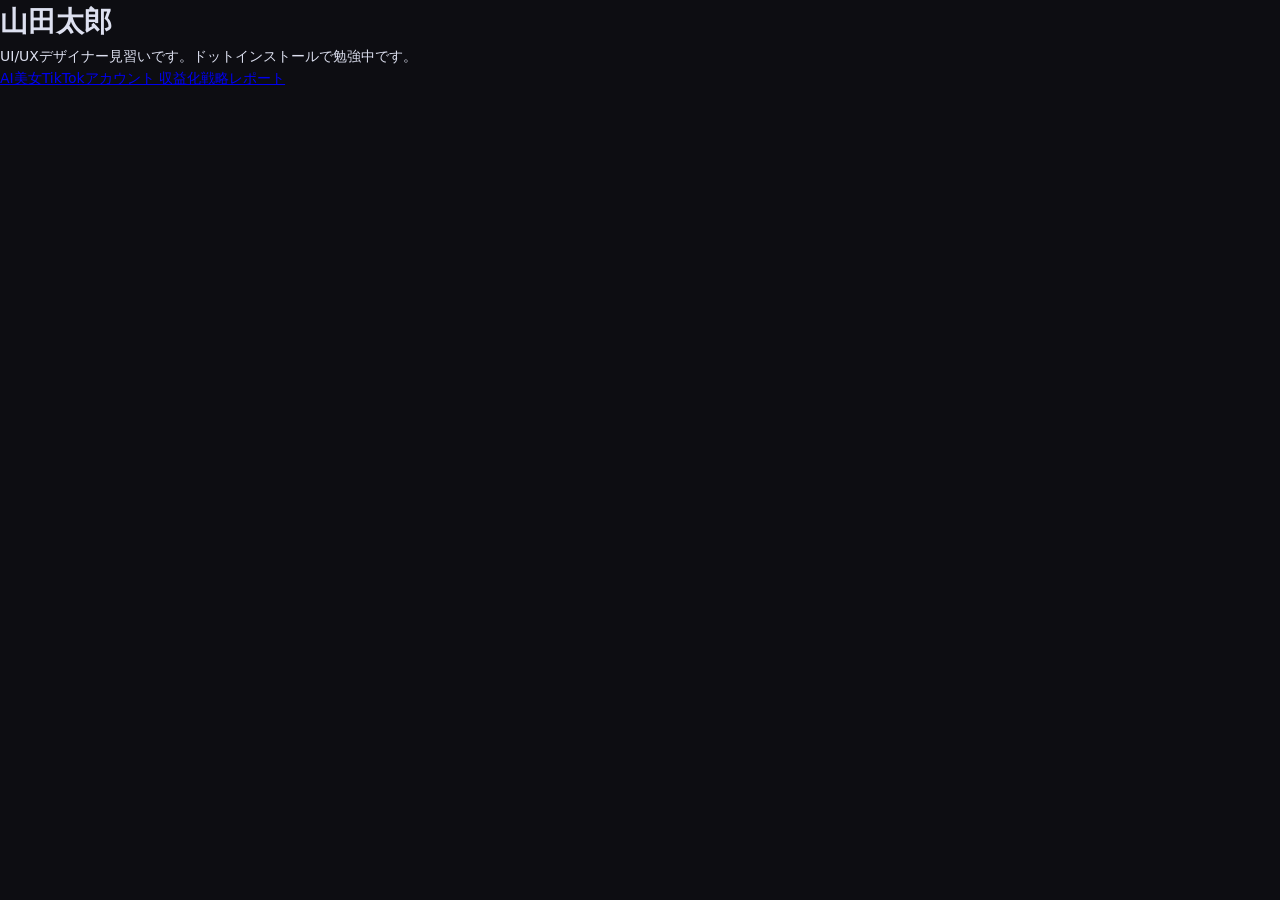
<file: index.html>
<!DOCTYPE html>
<html lang="ja">
<head>
  <meta charset="UTF-8">
  <meta http-equiv="X-UA-Compatible" content="IE=edge">
  <meta name="viewport" content="width=device-width, initial-scale=1.0">
  <title>山田太郎のポートフォリオサイト</title>
  <link rel="stylesheet" href="css/style.css">
</head>
<body>
  <h1>山田太郎</h1>
  <p>UI/UXデザイナー見習いです。ドットインストールで勉強中です。</p>
  <p><a href="tiktok-strategy.html">AI美女TikTokアカウント 収益化戦略レポート</a></p>
</body>
</html>
</file>
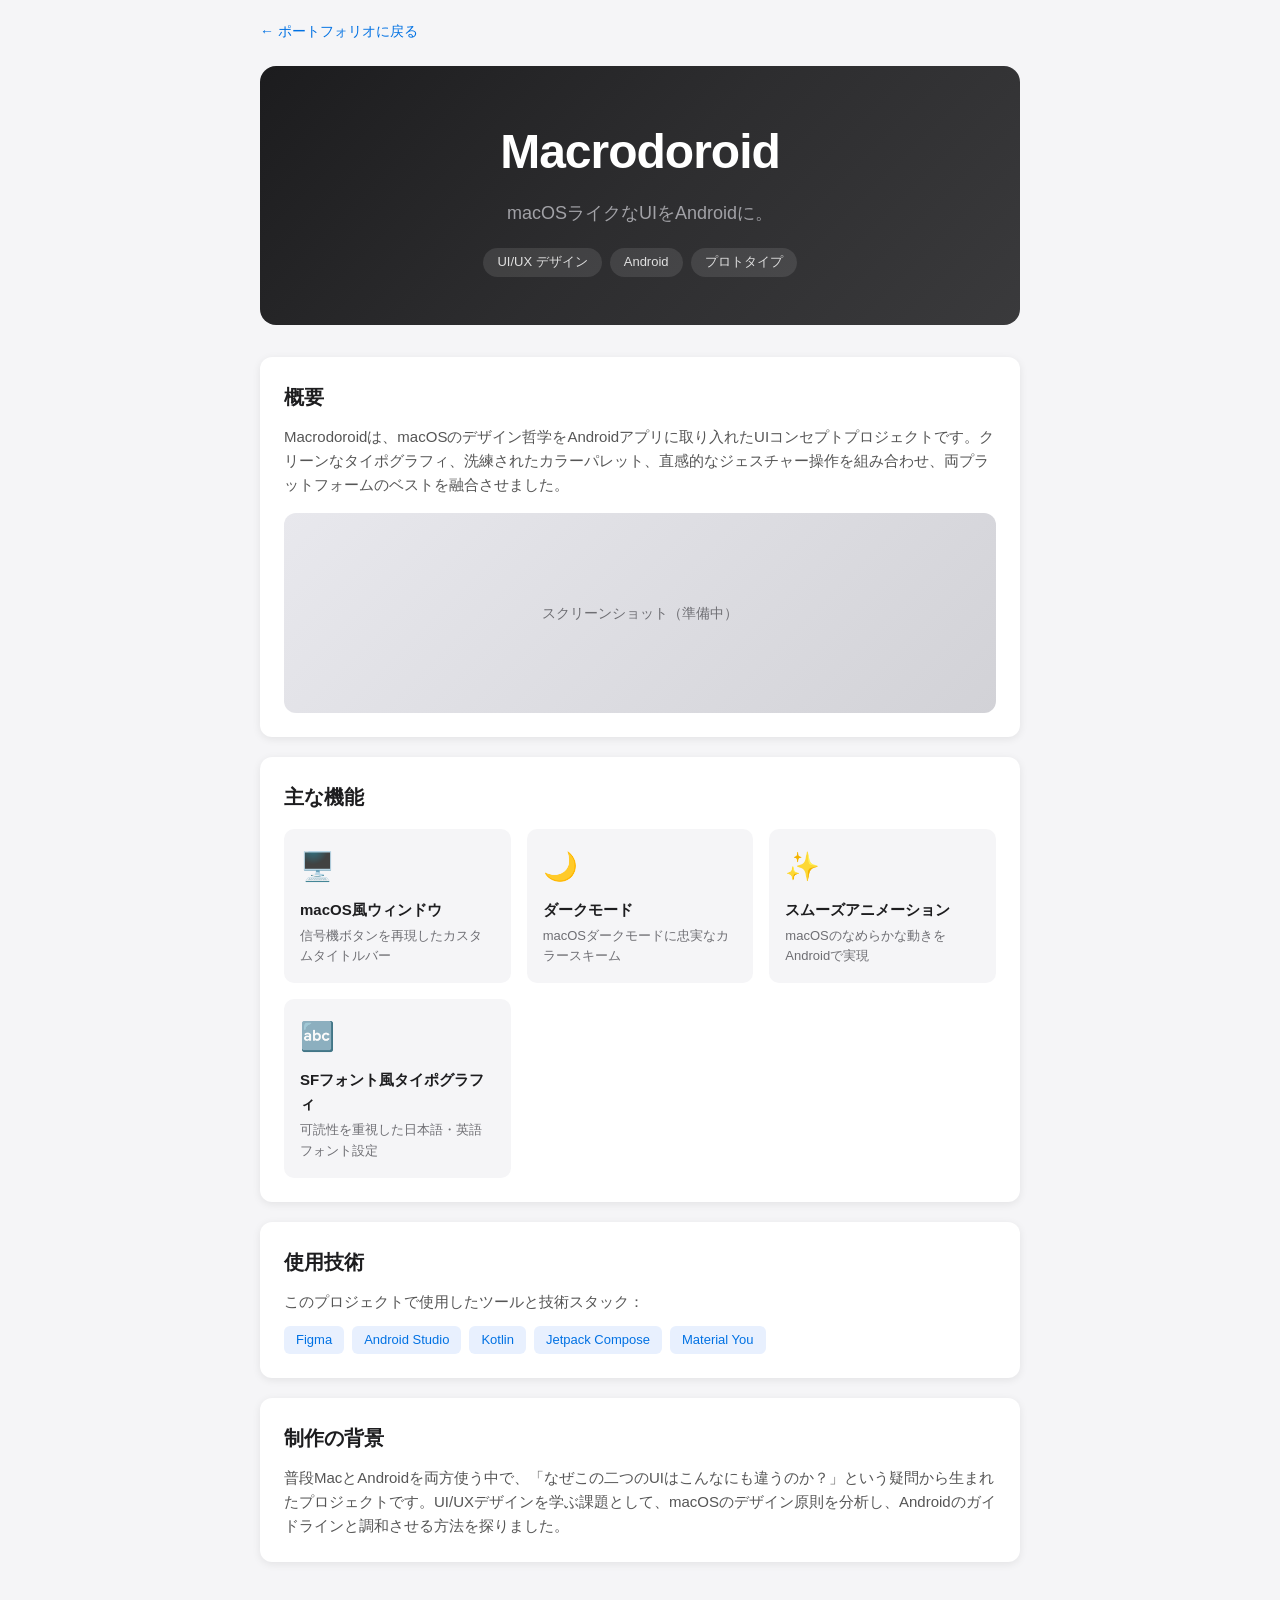
<file: macdroid.html>
<!DOCTYPE html>
<html lang="ja">
<head>
  <meta charset="UTF-8">
  <meta http-equiv="X-UA-Compatible" content="IE=edge">
  <meta name="viewport" content="width=device-width, initial-scale=1.0">
  <title>Macrodoroid - 山田太郎のポートフォリオ</title>
  <link rel="stylesheet" href="css/style.css">
  <style>
    body {
      font-family: -apple-system, BlinkMacSystemFont, "Segoe UI", Roboto, sans-serif;
      max-width: 800px;
      margin: 0 auto;
      padding: 20px;
      color: #333;
      background: #f5f5f7;
    }
    .back-link {
      display: inline-block;
      margin-bottom: 24px;
      color: #0071e3;
      text-decoration: none;
      font-size: 14px;
    }
    .back-link:hover {
      text-decoration: underline;
    }
    .hero {
      background: linear-gradient(135deg, #1c1c1e 0%, #2d2d2f 50%, #3a3a3c 100%);
      border-radius: 16px;
      padding: 48px 32px;
      text-align: center;
      margin-bottom: 32px;
    }
    .hero h1 {
      font-size: 48px;
      font-weight: 700;
      color: #fff;
      margin: 0 0 8px;
      border-bottom: none;
      padding-bottom: 0;
      letter-spacing: -1px;
    }
    .hero .tagline {
      font-size: 18px;
      color: #a1a1a6;
      margin: 0;
    }
    .hero .badges {
      display: flex;
      gap: 8px;
      justify-content: center;
      margin-top: 20px;
      flex-wrap: wrap;
    }
    .badge {
      background: rgba(255,255,255,0.1);
      color: #e0e0e0;
      border-radius: 20px;
      padding: 4px 14px;
      font-size: 13px;
    }
    .card {
      background: #fff;
      border-radius: 12px;
      padding: 24px;
      margin-bottom: 20px;
      box-shadow: 0 2px 8px rgba(0,0,0,0.08);
    }
    .card h2 {
      font-size: 20px;
      font-weight: 600;
      margin: 0 0 12px;
      color: #1d1d1f;
    }
    .card p {
      font-size: 15px;
      line-height: 1.6;
      color: #555;
      margin: 0;
    }
    .feature-grid {
      display: grid;
      grid-template-columns: repeat(auto-fit, minmax(200px, 1fr));
      gap: 16px;
      margin-top: 16px;
    }
    .feature-item {
      background: #f5f5f7;
      border-radius: 10px;
      padding: 16px;
    }
    .feature-item .icon {
      font-size: 28px;
      margin-bottom: 8px;
    }
    .feature-item h3 {
      font-size: 15px;
      font-weight: 600;
      margin: 0 0 4px;
      color: #1d1d1f;
    }
    .feature-item p {
      font-size: 13px;
      color: #6e6e73;
      margin: 0;
    }
    .screenshot-placeholder {
      background: linear-gradient(135deg, #e8e8ed 0%, #d2d2d7 100%);
      border-radius: 12px;
      height: 200px;
      display: flex;
      align-items: center;
      justify-content: center;
      color: #6e6e73;
      font-size: 14px;
      margin-top: 16px;
    }
    .tech-list {
      display: flex;
      flex-wrap: wrap;
      gap: 8px;
      margin-top: 12px;
    }
    .tech-tag {
      background: #e8f0fe;
      color: #0071e3;
      border-radius: 6px;
      padding: 4px 12px;
      font-size: 13px;
      font-weight: 500;
    }
  </style>
</head>
<body>
  <a href="index.html" class="back-link">← ポートフォリオに戻る</a>

  <div class="hero">
    <h1>Macrodoroid</h1>
    <p class="tagline">macOSライクなUIをAndroidに。</p>
    <div class="badges">
      <span class="badge">UI/UX デザイン</span>
      <span class="badge">Android</span>
      <span class="badge">プロトタイプ</span>
    </div>
  </div>

  <div class="card">
    <h2>概要</h2>
    <p>Macrodoroidは、macOSのデザイン哲学をAndroidアプリに取り入れたUIコンセプトプロジェクトです。クリーンなタイポグラフィ、洗練されたカラーパレット、直感的なジェスチャー操作を組み合わせ、両プラットフォームのベストを融合させました。</p>
    <div class="screenshot-placeholder">スクリーンショット（準備中）</div>
  </div>

  <div class="card">
    <h2>主な機能</h2>
    <div class="feature-grid">
      <div class="feature-item">
        <div class="icon">🖥️</div>
        <h3>macOS風ウィンドウ</h3>
        <p>信号機ボタンを再現したカスタムタイトルバー</p>
      </div>
      <div class="feature-item">
        <div class="icon">🌙</div>
        <h3>ダークモード</h3>
        <p>macOSダークモードに忠実なカラースキーム</p>
      </div>
      <div class="feature-item">
        <div class="icon">✨</div>
        <h3>スムーズアニメーション</h3>
        <p>macOSのなめらかな動きをAndroidで実現</p>
      </div>
      <div class="feature-item">
        <div class="icon">🔤</div>
        <h3>SFフォント風タイポグラフィ</h3>
        <p>可読性を重視した日本語・英語フォント設定</p>
      </div>
    </div>
  </div>

  <div class="card">
    <h2>使用技術</h2>
    <p>このプロジェクトで使用したツールと技術スタック：</p>
    <div class="tech-list">
      <span class="tech-tag">Figma</span>
      <span class="tech-tag">Android Studio</span>
      <span class="tech-tag">Kotlin</span>
      <span class="tech-tag">Jetpack Compose</span>
      <span class="tech-tag">Material You</span>
    </div>
  </div>

  <div class="card">
    <h2>制作の背景</h2>
    <p>普段MacとAndroidを両方使う中で、「なぜこの二つのUIはこんなにも違うのか？」という疑問から生まれたプロジェクトです。UI/UXデザインを学ぶ課題として、macOSのデザイン原則を分析し、Androidのガイドラインと調和させる方法を探りました。</p>
  </div>
</body>
</html>
</file>
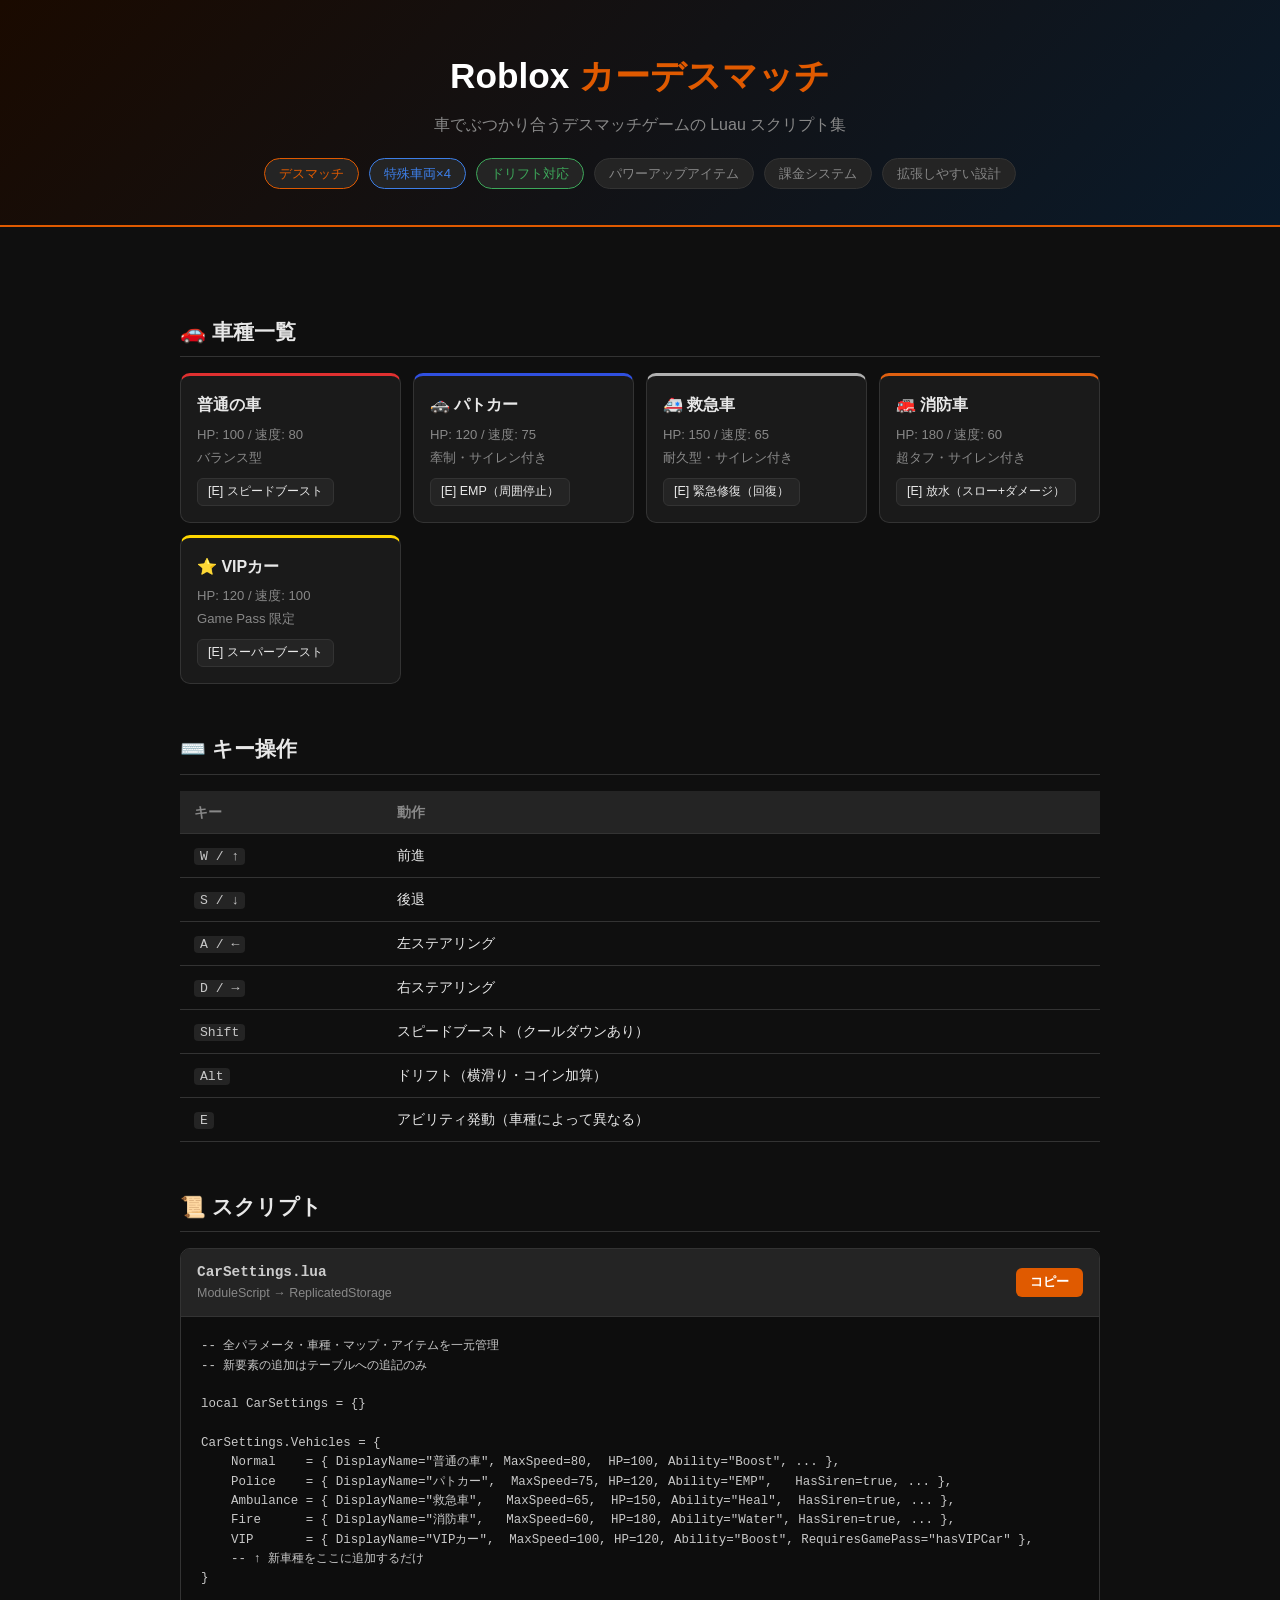
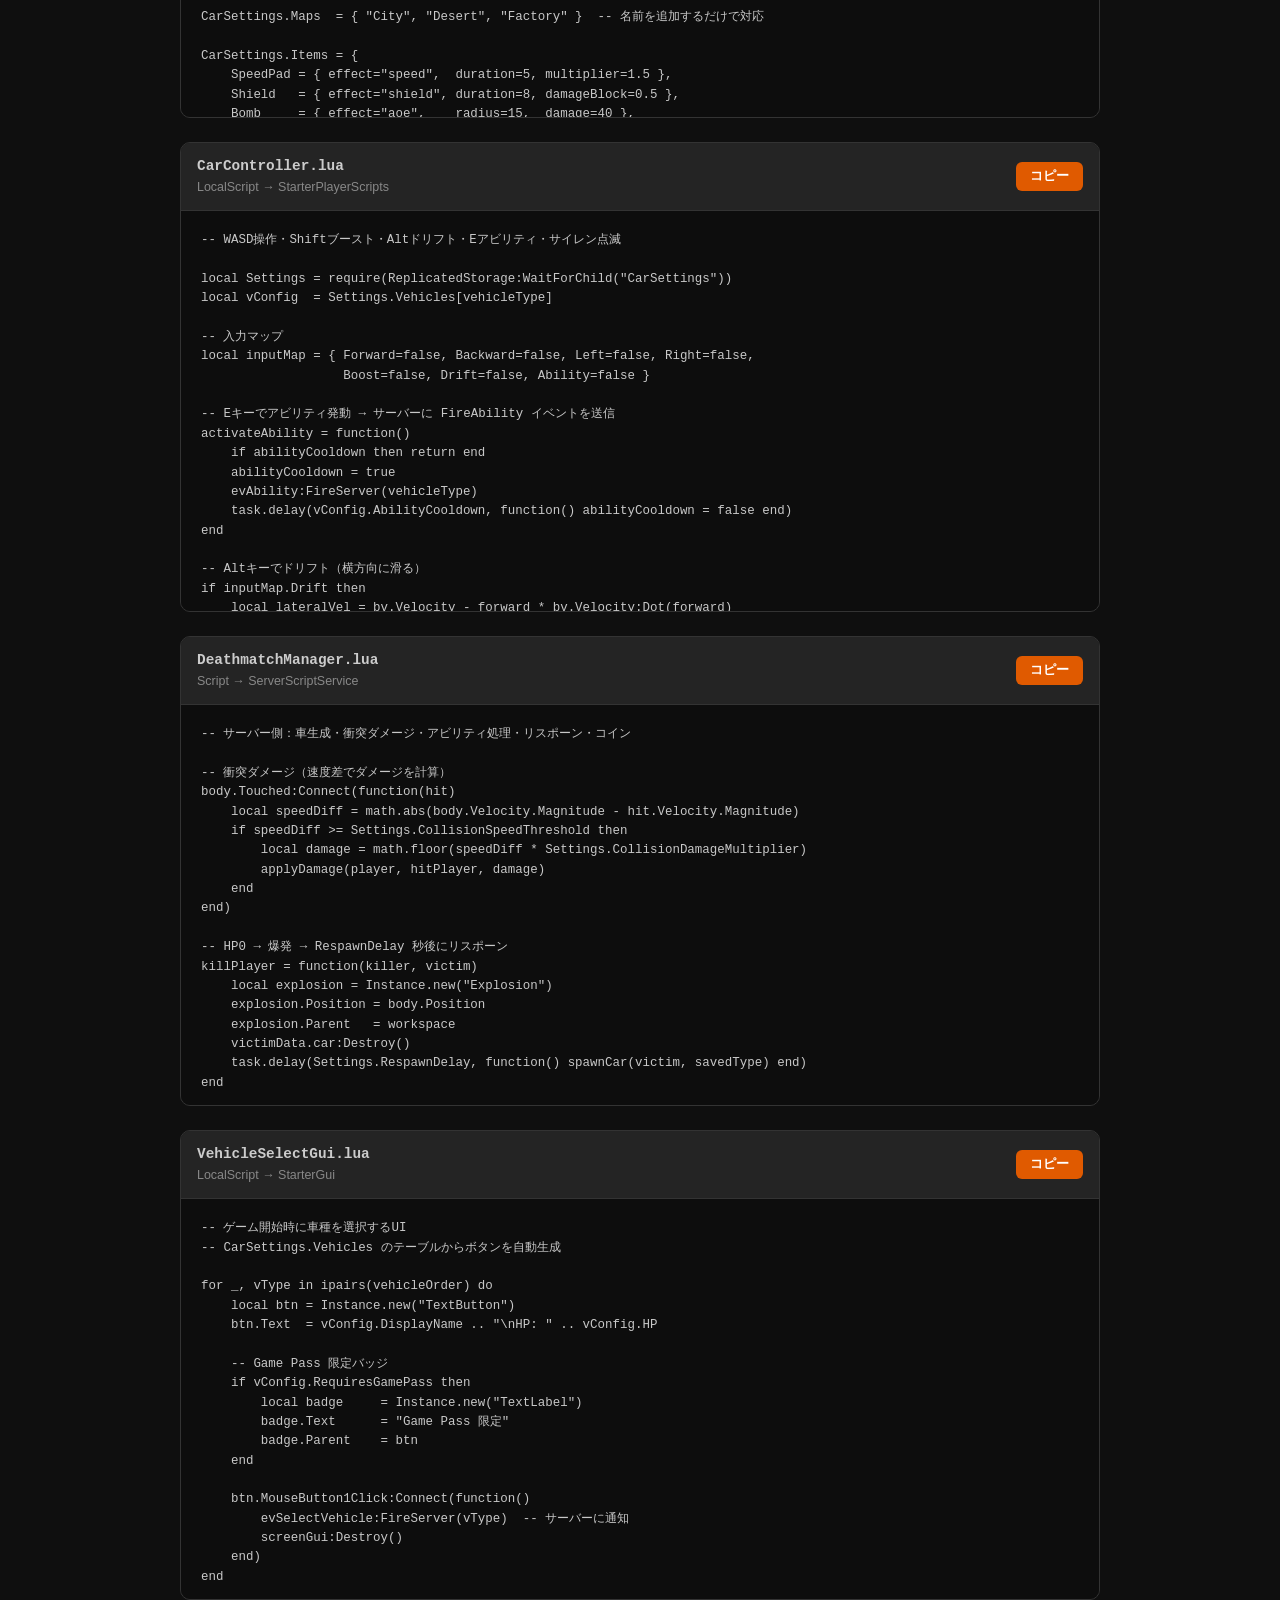
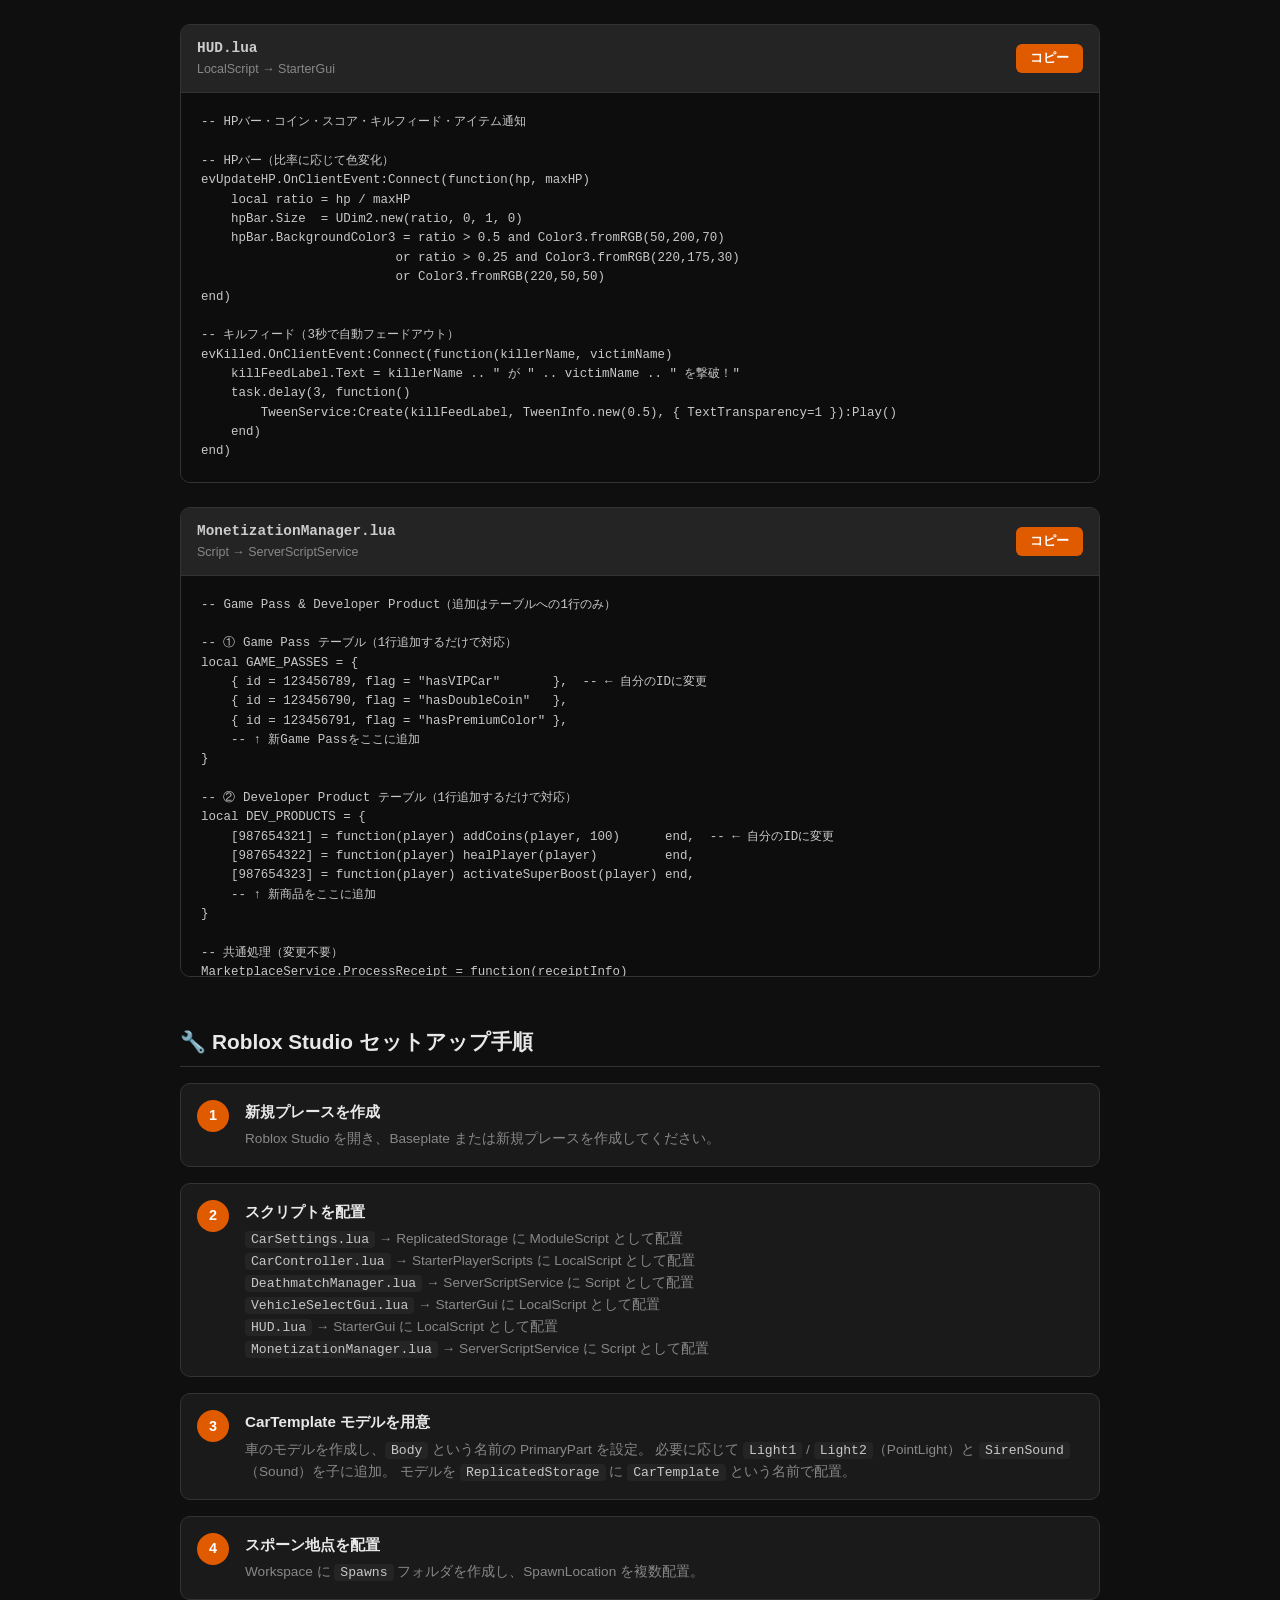
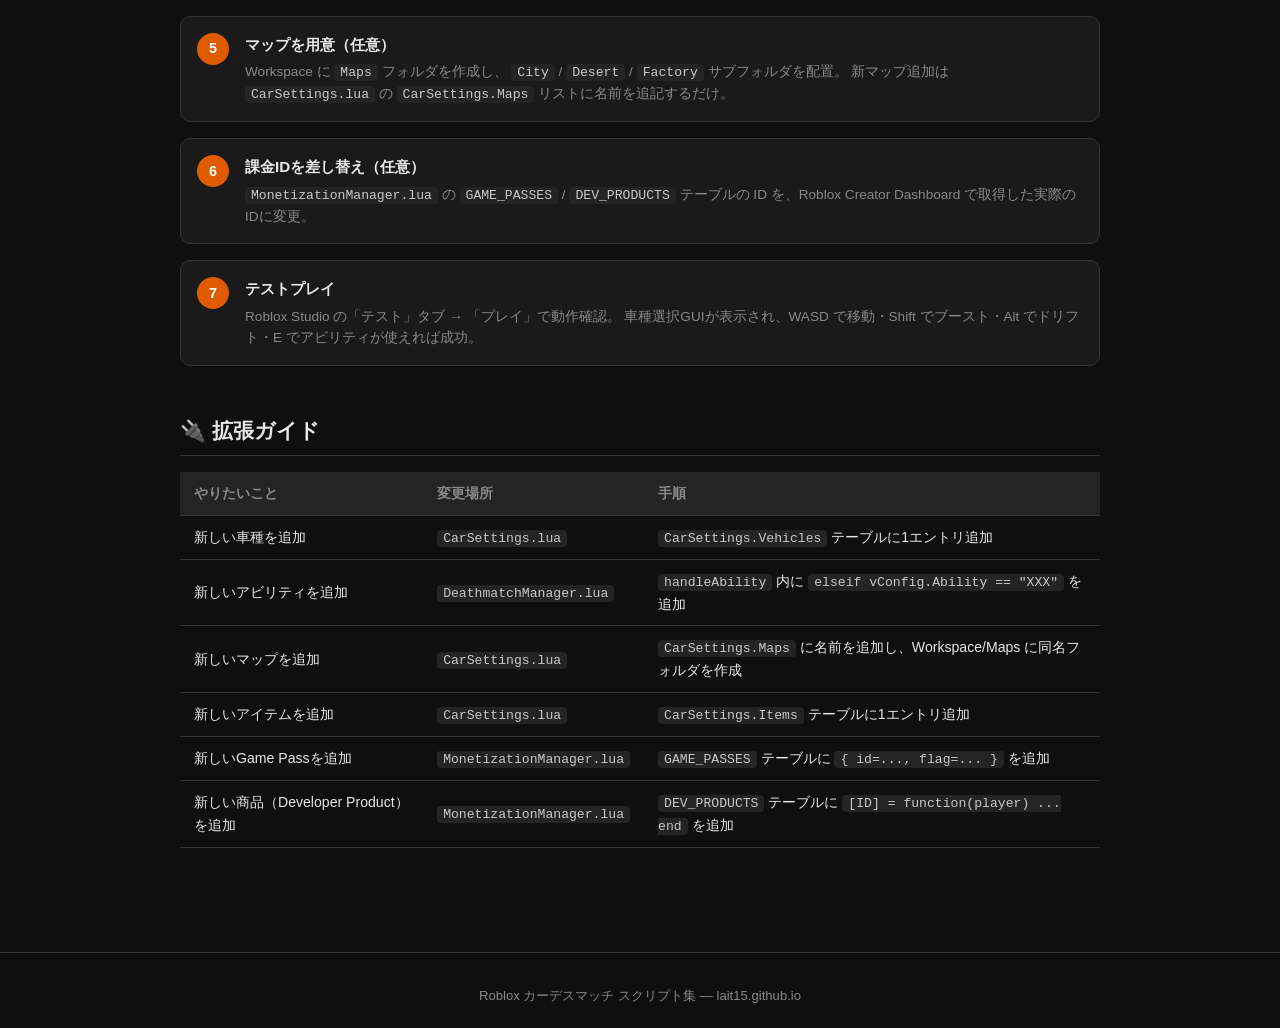
<file: roblox-car-game.html>
<!DOCTYPE html>
<html lang="ja">
<head>
  <meta charset="UTF-8">
  <meta name="viewport" content="width=device-width, initial-scale=1.0">
  <title>Roblox カーデスマッチ - スクリプト集</title>
  <style>
    :root {
      --bg: #0f0f0f;
      --surface: #1a1a1a;
      --surface2: #242424;
      --accent: #e05a00;
      --accent2: #3d7fe8;
      --text: #e8e8e8;
      --text-dim: #888;
      --border: #333;
      --green: #3da85a;
      --code-bg: #0d0d0d;
    }
    * { box-sizing: border-box; margin: 0; padding: 0; }
    body {
      font-family: 'Segoe UI', 'Hiragino Sans', sans-serif;
      background: var(--bg);
      color: var(--text);
      line-height: 1.6;
    }

    /* ヘッダー */
    header {
      background: linear-gradient(135deg, #1a0a00, #0a1a2a);
      padding: 48px 24px 36px;
      text-align: center;
      border-bottom: 2px solid var(--accent);
    }
    header h1 {
      font-size: 2.2rem;
      font-weight: 800;
      color: #fff;
      margin-bottom: 8px;
    }
    header h1 span { color: var(--accent); }
    header p { color: var(--text-dim); font-size: 1rem; }

    /* バッジ行 */
    .badges {
      display: flex;
      flex-wrap: wrap;
      gap: 10px;
      justify-content: center;
      margin-top: 20px;
    }
    .badge {
      background: var(--surface2);
      border: 1px solid var(--border);
      border-radius: 20px;
      padding: 4px 14px;
      font-size: 0.82rem;
      color: var(--text-dim);
    }
    .badge.accent { border-color: var(--accent); color: var(--accent); }
    .badge.blue   { border-color: var(--accent2); color: var(--accent2); }
    .badge.green  { border-color: var(--green); color: var(--green); }

    main { max-width: 960px; margin: 0 auto; padding: 40px 20px 80px; }

    /* セクションタイトル */
    h2 {
      font-size: 1.3rem;
      font-weight: 700;
      margin: 48px 0 16px;
      padding-bottom: 8px;
      border-bottom: 1px solid var(--border);
    }
    h2 .icon { margin-right: 6px; }
    h3 { font-size: 1.05rem; font-weight: 600; margin: 20px 0 8px; }

    /* 車種カード */
    .vehicle-grid {
      display: grid;
      grid-template-columns: repeat(auto-fill, minmax(200px, 1fr));
      gap: 12px;
      margin-bottom: 8px;
    }
    .vehicle-card {
      background: var(--surface);
      border: 1px solid var(--border);
      border-radius: 10px;
      padding: 16px;
    }
    .vehicle-card .name {
      font-weight: 700;
      font-size: 1rem;
      margin-bottom: 6px;
    }
    .vehicle-card .stat { font-size: 0.82rem; color: var(--text-dim); margin: 2px 0; }
    .vehicle-card .ability {
      display: inline-block;
      margin-top: 8px;
      background: var(--surface2);
      border-radius: 6px;
      padding: 3px 10px;
      font-size: 0.78rem;
      border: 1px solid var(--border);
    }
    .vc-normal    { border-top: 3px solid #e03030; }
    .vc-police    { border-top: 3px solid #3050e0; }
    .vc-ambulance { border-top: 3px solid #b0b0b0; }
    .vc-fire      { border-top: 3px solid #e06010; }
    .vc-vip       { border-top: 3px solid gold; }

    /* 機能表 */
    table {
      width: 100%;
      border-collapse: collapse;
      font-size: 0.88rem;
      margin: 12px 0 24px;
    }
    th, td {
      text-align: left;
      padding: 10px 14px;
      border-bottom: 1px solid var(--border);
    }
    th { background: var(--surface2); font-weight: 600; color: var(--text-dim); }
    tr:hover td { background: var(--surface); }

    /* スクリプトブロック */
    .script-block {
      background: var(--surface);
      border: 1px solid var(--border);
      border-radius: 10px;
      margin-bottom: 24px;
      overflow: hidden;
    }
    .script-header {
      display: flex;
      align-items: center;
      justify-content: space-between;
      padding: 12px 16px;
      background: var(--surface2);
      border-bottom: 1px solid var(--border);
    }
    .script-header .file-name {
      font-family: 'Courier New', monospace;
      font-size: 0.9rem;
      font-weight: 700;
      color: #ccc;
    }
    .script-header .placement {
      font-size: 0.78rem;
      color: var(--text-dim);
    }
    .copy-btn {
      background: var(--accent);
      color: #fff;
      border: none;
      border-radius: 6px;
      padding: 6px 14px;
      font-size: 0.8rem;
      font-weight: 600;
      cursor: pointer;
      transition: opacity 0.15s;
      white-space: nowrap;
    }
    .copy-btn:hover { opacity: 0.85; }
    .copy-btn.copied { background: var(--green); }
    pre {
      background: var(--code-bg);
      padding: 20px;
      overflow-x: auto;
      font-family: 'Courier New', 'Consolas', monospace;
      font-size: 0.78rem;
      line-height: 1.55;
      max-height: 400px;
      color: #c8c8c8;
    }
    pre .comment { color: #5a8a5a; }
    pre .keyword { color: #6baed6; }
    pre .string  { color: #ce9178; }
    pre .number  { color: #b5cea8; }

    /* セットアップ手順 */
    .steps { counter-reset: step; }
    .step {
      display: flex;
      gap: 16px;
      margin-bottom: 16px;
      background: var(--surface);
      border-radius: 10px;
      padding: 16px;
      border: 1px solid var(--border);
    }
    .step-num {
      counter-increment: step;
      width: 32px;
      height: 32px;
      min-width: 32px;
      border-radius: 50%;
      background: var(--accent);
      display: flex;
      align-items: center;
      justify-content: center;
      font-weight: 800;
      font-size: 0.9rem;
      color: #fff;
    }
    .step-num::before { content: counter(step); }
    .step-body { flex: 1; }
    .step-body strong { display: block; margin-bottom: 4px; font-size: 0.95rem; }
    .step-body p { font-size: 0.85rem; color: var(--text-dim); }
    code {
      background: var(--surface2);
      border-radius: 4px;
      padding: 1px 6px;
      font-size: 0.82rem;
      font-family: monospace;
      color: #c8c8c8;
    }

    /* フッター */
    footer {
      text-align: center;
      padding: 32px 20px;
      border-top: 1px solid var(--border);
      font-size: 0.82rem;
      color: var(--text-dim);
    }
  </style>
</head>
<body>

<header>
  <h1>Roblox <span>カーデスマッチ</span></h1>
  <p>車でぶつかり合うデスマッチゲームの Luau スクリプト集</p>
  <div class="badges">
    <span class="badge accent">デスマッチ</span>
    <span class="badge blue">特殊車両×4</span>
    <span class="badge green">ドリフト対応</span>
    <span class="badge">パワーアップアイテム</span>
    <span class="badge">課金システム</span>
    <span class="badge">拡張しやすい設計</span>
  </div>
</header>

<main>

  <!-- ==============================
       車種 -->
  <h2><span class="icon">🚗</span>車種一覧</h2>
  <div class="vehicle-grid">
    <div class="vehicle-card vc-normal">
      <div class="name">普通の車</div>
      <div class="stat">HP: 100 / 速度: 80</div>
      <div class="stat">バランス型</div>
      <div class="ability">[E] スピードブースト</div>
    </div>
    <div class="vehicle-card vc-police">
      <div class="name">🚓 パトカー</div>
      <div class="stat">HP: 120 / 速度: 75</div>
      <div class="stat">牽制・サイレン付き</div>
      <div class="ability">[E] EMP（周囲停止）</div>
    </div>
    <div class="vehicle-card vc-ambulance">
      <div class="name">🚑 救急車</div>
      <div class="stat">HP: 150 / 速度: 65</div>
      <div class="stat">耐久型・サイレン付き</div>
      <div class="ability">[E] 緊急修復（回復）</div>
    </div>
    <div class="vehicle-card vc-fire">
      <div class="name">🚒 消防車</div>
      <div class="stat">HP: 180 / 速度: 60</div>
      <div class="stat">超タフ・サイレン付き</div>
      <div class="ability">[E] 放水（スロー+ダメージ）</div>
    </div>
    <div class="vehicle-card vc-vip">
      <div class="name">⭐ VIPカー</div>
      <div class="stat">HP: 120 / 速度: 100</div>
      <div class="stat">Game Pass 限定</div>
      <div class="ability">[E] スーパーブースト</div>
    </div>
  </div>

  <!-- ==============================
       キー操作 -->
  <h2><span class="icon">⌨️</span>キー操作</h2>
  <table>
    <thead><tr><th>キー</th><th>動作</th></tr></thead>
    <tbody>
      <tr><td><code>W / ↑</code></td><td>前進</td></tr>
      <tr><td><code>S / ↓</code></td><td>後退</td></tr>
      <tr><td><code>A / ←</code></td><td>左ステアリング</td></tr>
      <tr><td><code>D / →</code></td><td>右ステアリング</td></tr>
      <tr><td><code>Shift</code></td><td>スピードブースト（クールダウンあり）</td></tr>
      <tr><td><code>Alt</code></td><td>ドリフト（横滑り・コイン加算）</td></tr>
      <tr><td><code>E</code></td><td>アビリティ発動（車種によって異なる）</td></tr>
    </tbody>
  </table>

  <!-- ==============================
       スクリプト -->
  <h2><span class="icon">📜</span>スクリプト</h2>

  <!-- CarSettings -->
  <div class="script-block">
    <div class="script-header">
      <div>
        <div class="file-name">CarSettings.lua</div>
        <div class="placement">ModuleScript → ReplicatedStorage</div>
      </div>
      <button class="copy-btn" onclick="copyCode(this, 'code-settings')">コピー</button>
    </div>
    <pre id="code-settings">-- 全パラメータ・車種・マップ・アイテムを一元管理
-- 新要素の追加はテーブルへの追記のみ

local CarSettings = {}

CarSettings.Vehicles = {
    Normal    = { DisplayName="普通の車", MaxSpeed=80,  HP=100, Ability="Boost", ... },
    Police    = { DisplayName="パトカー",  MaxSpeed=75, HP=120, Ability="EMP",   HasSiren=true, ... },
    Ambulance = { DisplayName="救急車",   MaxSpeed=65,  HP=150, Ability="Heal",  HasSiren=true, ... },
    Fire      = { DisplayName="消防車",   MaxSpeed=60,  HP=180, Ability="Water", HasSiren=true, ... },
    VIP       = { DisplayName="VIPカー",  MaxSpeed=100, HP=120, Ability="Boost", RequiresGamePass="hasVIPCar" },
    -- ↑ 新車種をここに追加するだけ
}

CarSettings.Maps  = { "City", "Desert", "Factory" }  -- 名前を追加するだけで対応

CarSettings.Items = {
    SpeedPad = { effect="speed",  duration=5, multiplier=1.5 },
    Shield   = { effect="shield", duration=8, damageBlock=0.5 },
    Bomb     = { effect="aoe",    radius=15,  damage=40 },
    -- ↑ 新アイテムをここに追加するだけ
}

return CarSettings</pre>
  </div>

  <!-- CarController -->
  <div class="script-block">
    <div class="script-header">
      <div>
        <div class="file-name">CarController.lua</div>
        <div class="placement">LocalScript → StarterPlayerScripts</div>
      </div>
      <button class="copy-btn" onclick="copyCode(this, 'code-controller')">コピー</button>
    </div>
    <pre id="code-controller">-- WASD操作・Shiftブースト・Altドリフト・Eアビリティ・サイレン点滅

local Settings = require(ReplicatedStorage:WaitForChild("CarSettings"))
local vConfig  = Settings.Vehicles[vehicleType]

-- 入力マップ
local inputMap = { Forward=false, Backward=false, Left=false, Right=false,
                   Boost=false, Drift=false, Ability=false }

-- Eキーでアビリティ発動 → サーバーに FireAbility イベントを送信
activateAbility = function()
    if abilityCooldown then return end
    abilityCooldown = true
    evAbility:FireServer(vehicleType)
    task.delay(vConfig.AbilityCooldown, function() abilityCooldown = false end)
end

-- Altキーでドリフト（横方向に滑る）
if inputMap.Drift then
    local lateralVel = bv.Velocity - forward * bv.Velocity:Dot(forward)
    bv.Velocity = forward * bv.Velocity:Dot(forward)
              + lateralVel * Settings.DriftFriction
end

-- 特殊車両はサイレン音＋ライト点滅
if vConfig.HasSiren then
    sirenSound:Play()
    -- 0.3秒ごとにLight1/Light2を交互点滅
end</pre>
  </div>

  <!-- DeathmatchManager -->
  <div class="script-block">
    <div class="script-header">
      <div>
        <div class="file-name">DeathmatchManager.lua</div>
        <div class="placement">Script → ServerScriptService</div>
      </div>
      <button class="copy-btn" onclick="copyCode(this, 'code-manager')">コピー</button>
    </div>
    <pre id="code-manager">-- サーバー側：車生成・衝突ダメージ・アビリティ処理・リスポーン・コイン

-- 衝突ダメージ（速度差でダメージを計算）
body.Touched:Connect(function(hit)
    local speedDiff = math.abs(body.Velocity.Magnitude - hit.Velocity.Magnitude)
    if speedDiff >= Settings.CollisionSpeedThreshold then
        local damage = math.floor(speedDiff * Settings.CollisionDamageMultiplier)
        applyDamage(player, hitPlayer, damage)
    end
end)

-- HP0 → 爆発 → RespawnDelay 秒後にリスポーン
killPlayer = function(killer, victim)
    local explosion = Instance.new("Explosion")
    explosion.Position = body.Position
    explosion.Parent   = workspace
    victimData.car:Destroy()
    task.delay(Settings.RespawnDelay, function() spawnCar(victim, savedType) end)
end

-- アビリティ処理（EMP例）
if vConfig.Ability == "EMP" then
    for _, otherData in pairs(playerData) do
        if (myBody.Position - otherBody.Position).Magnitude <= vConfig.EMPRadius then
            bv.Velocity = Vector3.zero  -- 一時停止
        end
    end
end</pre>
  </div>

  <!-- VehicleSelectGui -->
  <div class="script-block">
    <div class="script-header">
      <div>
        <div class="file-name">VehicleSelectGui.lua</div>
        <div class="placement">LocalScript → StarterGui</div>
      </div>
      <button class="copy-btn" onclick="copyCode(this, 'code-selectgui')">コピー</button>
    </div>
    <pre id="code-selectgui">-- ゲーム開始時に車種を選択するUI
-- CarSettings.Vehicles のテーブルからボタンを自動生成

for _, vType in ipairs(vehicleOrder) do
    local btn = Instance.new("TextButton")
    btn.Text  = vConfig.DisplayName .. "\nHP: " .. vConfig.HP

    -- Game Pass 限定バッジ
    if vConfig.RequiresGamePass then
        local badge     = Instance.new("TextLabel")
        badge.Text      = "Game Pass 限定"
        badge.Parent    = btn
    end

    btn.MouseButton1Click:Connect(function()
        evSelectVehicle:FireServer(vType)  -- サーバーに通知
        screenGui:Destroy()
    end)
end</pre>
  </div>

  <!-- HUD -->
  <div class="script-block">
    <div class="script-header">
      <div>
        <div class="file-name">HUD.lua</div>
        <div class="placement">LocalScript → StarterGui</div>
      </div>
      <button class="copy-btn" onclick="copyCode(this, 'code-hud')">コピー</button>
    </div>
    <pre id="code-hud">-- HPバー・コイン・スコア・キルフィード・アイテム通知

-- HPバー（比率に応じて色変化）
evUpdateHP.OnClientEvent:Connect(function(hp, maxHP)
    local ratio = hp / maxHP
    hpBar.Size  = UDim2.new(ratio, 0, 1, 0)
    hpBar.BackgroundColor3 = ratio > 0.5 and Color3.fromRGB(50,200,70)
                          or ratio > 0.25 and Color3.fromRGB(220,175,30)
                          or Color3.fromRGB(220,50,50)
end)

-- キルフィード（3秒で自動フェードアウト）
evKilled.OnClientEvent:Connect(function(killerName, victimName)
    killFeedLabel.Text = killerName .. " が " .. victimName .. " を撃破！"
    task.delay(3, function()
        TweenService:Create(killFeedLabel, TweenInfo.new(0.5), { TextTransparency=1 }):Play()
    end)
end)</pre>
  </div>

  <!-- MonetizationManager -->
  <div class="script-block">
    <div class="script-header">
      <div>
        <div class="file-name">MonetizationManager.lua</div>
        <div class="placement">Script → ServerScriptService</div>
      </div>
      <button class="copy-btn" onclick="copyCode(this, 'code-monetize')">コピー</button>
    </div>
    <pre id="code-monetize">-- Game Pass & Developer Product（追加はテーブルへの1行のみ）

-- ① Game Pass テーブル（1行追加するだけで対応）
local GAME_PASSES = {
    { id = 123456789, flag = "hasVIPCar"       },  -- ← 自分のIDに変更
    { id = 123456790, flag = "hasDoubleCoin"   },
    { id = 123456791, flag = "hasPremiumColor" },
    -- ↑ 新Game Passをここに追加
}

-- ② Developer Product テーブル（1行追加するだけで対応）
local DEV_PRODUCTS = {
    [987654321] = function(player) addCoins(player, 100)      end,  -- ← 自分のIDに変更
    [987654322] = function(player) healPlayer(player)         end,
    [987654323] = function(player) activateSuperBoost(player) end,
    -- ↑ 新商品をここに追加
}

-- 共通処理（変更不要）
MarketplaceService.ProcessReceipt = function(receiptInfo)
    local handler = DEV_PRODUCTS[receiptInfo.ProductId]
    if handler then pcall(handler, player) end
    return Enum.ProductPurchaseDecision.PurchaseGranted
end</pre>
  </div>

  <!-- ==============================
       セットアップ手順 -->
  <h2><span class="icon">🔧</span>Roblox Studio セットアップ手順</h2>
  <div class="steps">
    <div class="step">
      <div class="step-num"></div>
      <div class="step-body">
        <strong>新規プレースを作成</strong>
        <p>Roblox Studio を開き、Baseplate または新規プレースを作成してください。</p>
      </div>
    </div>
    <div class="step">
      <div class="step-num"></div>
      <div class="step-body">
        <strong>スクリプトを配置</strong>
        <p>
          <code>CarSettings.lua</code> → ReplicatedStorage に ModuleScript として配置<br>
          <code>CarController.lua</code> → StarterPlayerScripts に LocalScript として配置<br>
          <code>DeathmatchManager.lua</code> → ServerScriptService に Script として配置<br>
          <code>VehicleSelectGui.lua</code> → StarterGui に LocalScript として配置<br>
          <code>HUD.lua</code> → StarterGui に LocalScript として配置<br>
          <code>MonetizationManager.lua</code> → ServerScriptService に Script として配置
        </p>
      </div>
    </div>
    <div class="step">
      <div class="step-num"></div>
      <div class="step-body">
        <strong>CarTemplate モデルを用意</strong>
        <p>
          車のモデルを作成し、<code>Body</code> という名前の PrimaryPart を設定。
          必要に応じて <code>Light1</code> / <code>Light2</code>（PointLight）と
          <code>SirenSound</code>（Sound）を子に追加。
          モデルを <code>ReplicatedStorage</code> に <code>CarTemplate</code> という名前で配置。
        </p>
      </div>
    </div>
    <div class="step">
      <div class="step-num"></div>
      <div class="step-body">
        <strong>スポーン地点を配置</strong>
        <p>Workspace に <code>Spawns</code> フォルダを作成し、SpawnLocation を複数配置。</p>
      </div>
    </div>
    <div class="step">
      <div class="step-num"></div>
      <div class="step-body">
        <strong>マップを用意（任意）</strong>
        <p>
          Workspace に <code>Maps</code> フォルダを作成し、
          <code>City</code> / <code>Desert</code> / <code>Factory</code> サブフォルダを配置。
          新マップ追加は <code>CarSettings.lua</code> の <code>CarSettings.Maps</code> リストに名前を追記するだけ。
        </p>
      </div>
    </div>
    <div class="step">
      <div class="step-num"></div>
      <div class="step-body">
        <strong>課金IDを差し替え（任意）</strong>
        <p>
          <code>MonetizationManager.lua</code> の <code>GAME_PASSES</code> / <code>DEV_PRODUCTS</code> テーブルの
          ID を、Roblox Creator Dashboard で取得した実際のIDに変更。
        </p>
      </div>
    </div>
    <div class="step">
      <div class="step-num"></div>
      <div class="step-body">
        <strong>テストプレイ</strong>
        <p>
          Roblox Studio の「テスト」タブ → 「プレイ」で動作確認。
          車種選択GUIが表示され、WASD で移動・Shift でブースト・Alt でドリフト・E でアビリティが使えれば成功。
        </p>
      </div>
    </div>
  </div>

  <!-- ==============================
       拡張ガイド -->
  <h2><span class="icon">🔌</span>拡張ガイド</h2>
  <table>
    <thead><tr><th>やりたいこと</th><th>変更場所</th><th>手順</th></tr></thead>
    <tbody>
      <tr>
        <td>新しい車種を追加</td>
        <td><code>CarSettings.lua</code></td>
        <td><code>CarSettings.Vehicles</code> テーブルに1エントリ追加</td>
      </tr>
      <tr>
        <td>新しいアビリティを追加</td>
        <td><code>DeathmatchManager.lua</code></td>
        <td><code>handleAbility</code> 内に <code>elseif vConfig.Ability == "XXX"</code> を追加</td>
      </tr>
      <tr>
        <td>新しいマップを追加</td>
        <td><code>CarSettings.lua</code></td>
        <td><code>CarSettings.Maps</code> に名前を追加し、Workspace/Maps に同名フォルダを作成</td>
      </tr>
      <tr>
        <td>新しいアイテムを追加</td>
        <td><code>CarSettings.lua</code></td>
        <td><code>CarSettings.Items</code> テーブルに1エントリ追加</td>
      </tr>
      <tr>
        <td>新しいGame Passを追加</td>
        <td><code>MonetizationManager.lua</code></td>
        <td><code>GAME_PASSES</code> テーブルに <code>{ id=..., flag=... }</code> を追加</td>
      </tr>
      <tr>
        <td>新しい商品（Developer Product）を追加</td>
        <td><code>MonetizationManager.lua</code></td>
        <td><code>DEV_PRODUCTS</code> テーブルに <code>[ID] = function(player) ... end</code> を追加</td>
      </tr>
    </tbody>
  </table>

</main>

<footer>
  <p>Roblox カーデスマッチ スクリプト集 &mdash; lait15.github.io</p>
</footer>

<script>
function copyCode(btn, id) {
  const el = document.getElementById(id);
  if (!el) return;
  navigator.clipboard.writeText(el.textContent).then(() => {
    btn.textContent = 'コピー済み！';
    btn.classList.add('copied');
    setTimeout(() => {
      btn.textContent = 'コピー';
      btn.classList.remove('copied');
    }, 2000);
  });
}
</script>
</body>
</html>
</file>
<file: css/style.css>
/* =========================================================
   仮想通貨 SNS一次情報ダッシュボード — スタイルシート
   ========================================================= */

:root {
  --bg:        #0d0d12;
  --surface:   #161621;
  --surface2:  #1e1e2e;
  --border:    #2a2a3e;
  --text:      #dde0f0;
  --muted:     #6e7191;
  --accent:    #7c6eff;
  --green:     #00d97e;
  --yellow:    #ffba00;
  --red:       #ff4d6d;
  --reddit:    #ff4500;
  --github:    #58a6ff;
  --coingecko: #8dc647;
  --sentiment: #ffba00;
  --onchain:   #f7931a;
}

*, *::before, *::after { box-sizing: border-box; margin: 0; padding: 0; }

body {
  background: var(--bg);
  color: var(--text);
  font-family: 'Segoe UI', 'Helvetica Neue', system-ui, sans-serif;
  font-size: 14px;
  line-height: 1.6;
}

/* =========================================================
   レイアウト
   ========================================================= */
.container {
  max-width: 900px;
  margin: 0 auto;
  padding: 24px 16px 60px;
}

/* =========================================================
   ヘッダー
   ========================================================= */
header {
  display: flex;
  justify-content: space-between;
  align-items: flex-start;
  gap: 16px;
  margin-bottom: 28px;
  padding-bottom: 20px;
  border-bottom: 1px solid var(--border);
  flex-wrap: wrap;
}

header h1 {
  font-size: 19px;
  font-weight: 700;
  color: var(--accent);
  letter-spacing: -0.02em;
  border: none;
  padding: 0;
}

.subtitle {
  font-size: 12px;
  color: var(--muted);
  margin-top: 5px;
}

.subtitle strong { color: var(--text); font-weight: 600; }

.header-right {
  display: flex;
  align-items: center;
  gap: 10px;
  flex-wrap: wrap;
}

.status-pill {
  font-size: 12px;
  padding: 4px 10px;
  border-radius: 20px;
  background: var(--surface2);
  border: 1px solid var(--border);
  color: var(--green);
}

.muted { color: var(--muted); font-size: 11px; }

button {
  cursor: pointer;
  border: none;
  border-radius: 5px;
  font-size: 13px;
  padding: 7px 14px;
}

.btn-secondary {
  background: var(--surface2);
  color: var(--text);
  border: 1px solid var(--border);
}

button:hover { opacity: 0.85; }

/* =========================================================
   アクションパネル
   ========================================================= */
.panel {
  background: var(--surface);
  border: 1px solid var(--border);
  border-radius: 10px;
  margin-bottom: 24px;
  overflow: hidden;
}

.action-panel {
  border-color: var(--accent);
  box-shadow: 0 0 0 1px rgba(124,110,255,0.15), 0 4px 24px rgba(124,110,255,0.07);
}

.panel-title {
  display: flex;
  justify-content: space-between;
  align-items: center;
  padding: 12px 16px;
  font-size: 13px;
  font-weight: 700;
  color: var(--accent);
  text-transform: uppercase;
  letter-spacing: 0.07em;
  border-bottom: 1px solid var(--border);
}

.panel-badge {
  background: var(--accent);
  color: #fff;
  font-size: 11px;
  font-weight: 700;
  padding: 2px 9px;
  border-radius: 10px;
  min-width: 24px;
  text-align: center;
}

.panel-body { padding: 16px; }

/* アクションアイテム */
.action-item {
  display: flex;
  gap: 12px;
  padding: 13px 0;
  border-bottom: 1px solid var(--border);
  align-items: flex-start;
}

.action-item:last-child { border-bottom: none; }

.action-priority {
  font-size: 10px;
  font-weight: 700;
  text-transform: uppercase;
  letter-spacing: 0.06em;
  padding: 3px 8px;
  border-radius: 4px;
  white-space: nowrap;
  margin-top: 2px;
  flex-shrink: 0;
}

.priority-high   { background: rgba(255,77,109,0.15);  color: var(--red); }
.priority-medium { background: rgba(255,186,0,0.12);   color: var(--yellow); }
.priority-low    { background: rgba(0,217,126,0.10);   color: var(--green); }
.priority-info   { background: rgba(124,110,255,0.12); color: var(--accent); }

.action-body { flex: 1; }

.action-title {
  font-size: 14px;
  font-weight: 700;
  color: var(--text);
  margin-bottom: 3px;
}

.action-desc {
  font-size: 12px;
  color: var(--muted);
  line-height: 1.65;
}

.action-source {
  font-size: 11px;
  color: var(--accent);
  margin-top: 5px;
  opacity: 0.8;
}

/* =========================================================
   セクションタイトル
   ========================================================= */
.section-title {
  font-size: 11px;
  text-transform: uppercase;
  letter-spacing: 0.08em;
  color: var(--muted);
  font-weight: 700;
  margin-bottom: 14px;
  border: none;
  padding: 0;
}

.section-note {
  font-size: 12px;
  color: var(--muted);
  margin-bottom: 14px;
  margin-top: -10px;
}

/* =========================================================
   ソースパネル
   ========================================================= */
.source-panel {
  background: var(--surface);
  border: 1px solid var(--border);
  border-radius: 10px;
  margin-bottom: 16px;
  overflow: hidden;
}

.source-header {
  display: flex;
  justify-content: space-between;
  align-items: center;
  padding: 12px 16px;
  border-bottom: 1px solid var(--border);
  gap: 12px;
  flex-wrap: wrap;
}

.source-meta {
  display: flex;
  align-items: center;
  gap: 10px;
}

.source-name {
  font-size: 14px;
  font-weight: 700;
}

.source-badge {
  font-size: 10px;
  font-weight: 700;
  text-transform: uppercase;
  letter-spacing: 0.06em;
  padding: 3px 8px;
  border-radius: 4px;
  white-space: nowrap;
}

.badge-reddit    { background: rgba(255,69,0,0.15);   color: var(--reddit); }
.badge-github    { background: rgba(88,166,255,0.12); color: var(--github); }
.badge-coingecko { background: rgba(141,198,71,0.12); color: var(--coingecko); }
.badge-sentiment { background: rgba(255,186,0,0.12);  color: var(--sentiment); }
.badge-onchain   { background: rgba(247,147,26,0.15); color: var(--onchain); }

.source-fetch-status {
  display: flex;
  align-items: center;
  gap: 6px;
  font-size: 12px;
  color: var(--muted);
}

.dot {
  width: 8px;
  height: 8px;
  border-radius: 50%;
  flex-shrink: 0;
}

.dot-idle    { background: var(--border); }
.dot-loading { background: var(--yellow); animation: blink 1s ease-in-out infinite; }
.dot-ok      { background: var(--green); }
.dot-error   { background: var(--red); }

@keyframes blink { 0%,100% { opacity:1; } 50% { opacity:0.3; } }

/* 過去実績 */
.source-history {
  padding: 12px 16px;
  background: rgba(124,110,255,0.03);
  border-bottom: 1px solid var(--border);
}

.history-label {
  font-size: 10px;
  text-transform: uppercase;
  letter-spacing: 0.07em;
  color: var(--muted);
  font-weight: 700;
  margin-bottom: 8px;
}

.history-list {
  list-style: none;
  display: flex;
  flex-direction: column;
  gap: 6px;
}

.history-list li {
  font-size: 12px;
  color: var(--muted);
  line-height: 1.6;
  padding-left: 14px;
  position: relative;
}

.history-list li::before {
  content: '·';
  position: absolute;
  left: 0;
  color: var(--accent);
  font-size: 16px;
  line-height: 1.2;
}

.hist-date {
  font-size: 10px;
  font-weight: 700;
  color: var(--accent);
  margin-right: 6px;
  background: rgba(124,110,255,0.10);
  padding: 1px 6px;
  border-radius: 3px;
}

/* ライブフィード */
.source-live {
  padding: 12px 16px;
}

.live-label {
  font-size: 10px;
  text-transform: uppercase;
  letter-spacing: 0.07em;
  color: var(--muted);
  font-weight: 700;
  margin-bottom: 10px;
}

.feed-list {
  display: flex;
  flex-direction: column;
  gap: 8px;
}

/* Redditフィードアイテム */
.feed-item {
  display: flex;
  gap: 10px;
  align-items: flex-start;
  padding: 8px 0;
  border-bottom: 1px solid var(--border);
}

.feed-item:last-child { border-bottom: none; }

.feed-score {
  font-size: 11px;
  font-weight: 700;
  color: var(--reddit);
  min-width: 36px;
  text-align: right;
  flex-shrink: 0;
  padding-top: 2px;
}

.feed-body { flex: 1; }

.feed-title {
  font-size: 13px;
  font-weight: 600;
  color: var(--text);
  text-decoration: none;
  line-height: 1.4;
  display: block;
  margin-bottom: 2px;
}

.feed-title:hover { color: var(--accent); }

.feed-meta {
  font-size: 11px;
  color: var(--muted);
}

.feed-sub { color: var(--accent); }

/* GitHubフィードアイテム */
.github-item {
  display: flex;
  gap: 10px;
  align-items: flex-start;
  padding: 8px 0;
  border-bottom: 1px solid var(--border);
}

.github-item:last-child { border-bottom: none; }

.github-repo-tag {
  font-size: 10px;
  font-weight: 700;
  background: rgba(88,166,255,0.10);
  color: var(--github);
  padding: 2px 7px;
  border-radius: 3px;
  flex-shrink: 0;
  white-space: nowrap;
}

.github-body { flex: 1; }

.github-msg {
  font-size: 13px;
  color: var(--text);
  text-decoration: none;
  display: block;
  margin-bottom: 2px;
  line-height: 1.4;
}

.github-msg:hover { color: var(--accent); }

.github-meta { font-size: 11px; color: var(--muted); }

/* Trendingフィードアイテム */
.trend-item {
  display: flex;
  align-items: center;
  gap: 10px;
  padding: 7px 0;
  border-bottom: 1px solid var(--border);
}

.trend-item:last-child { border-bottom: none; }

.trend-rank {
  font-size: 12px;
  font-weight: 700;
  color: var(--muted);
  min-width: 22px;
}

.trend-thumb {
  width: 24px;
  height: 24px;
  border-radius: 50%;
  object-fit: cover;
  flex-shrink: 0;
}

.trend-name { font-size: 13px; font-weight: 700; flex: 1; }
.trend-sym  { font-size: 11px; color: var(--muted); margin-left: 4px; }

.trend-price {
  font-size: 13px;
  font-weight: 600;
  font-variant-numeric: tabular-nums;
}

.trend-change {
  font-size: 12px;
  font-weight: 600;
  min-width: 54px;
  text-align: right;
}

.pos { color: var(--green); }
.neg { color: var(--red); }

/* Fear & Greed */
.fng-display {
  display: flex;
  align-items: center;
  gap: 20px;
  flex-wrap: wrap;
}

.fng-gauge { width: 160px; flex-shrink: 0; }
.fng-gauge svg { width: 100%; }

.fng-legend {
  display: flex;
  justify-content: space-between;
  font-size: 10px;
  color: var(--muted);
  margin-top: 4px;
}

.fng-detail { flex: 1; min-width: 160px; }

.fng-value-large {
  font-size: 40px;
  font-weight: 800;
  line-height: 1;
  font-variant-numeric: tabular-nums;
}

.fng-classification {
  font-size: 14px;
  font-weight: 700;
  margin-top: 4px;
}

.fng-desc {
  font-size: 12px;
  color: var(--muted);
  margin-top: 8px;
  line-height: 1.6;
}

/* =========================================================
   公式SNSリンク集
   ========================================================= */
.links-grid {
  display: grid;
  grid-template-columns: repeat(auto-fill, minmax(200px, 1fr));
  gap: 10px;
}

.link-card {
  background: var(--surface);
  border: 1px solid var(--border);
  border-radius: 8px;
  padding: 12px 14px;
  text-decoration: none;
  color: var(--text);
  display: flex;
  align-items: center;
  gap: 10px;
  transition: border-color 0.2s;
}

.link-card:hover { border-color: var(--accent); }

.link-icon { font-size: 20px; flex-shrink: 0; }

.link-body { flex: 1; min-width: 0; }

.link-name {
  font-size: 13px;
  font-weight: 700;
  white-space: nowrap;
  overflow: hidden;
  text-overflow: ellipsis;
}

.link-handle {
  font-size: 11px;
  color: var(--muted);
}

.link-type {
  font-size: 10px;
  font-weight: 700;
  padding: 2px 6px;
  border-radius: 3px;
  flex-shrink: 0;
}

.type-x        { background: rgba(255,255,255,0.08); color: var(--text); }
.type-telegram { background: rgba(41,182,246,0.12);  color: #29b6f6; }
.type-discord  { background: rgba(88,101,242,0.12);  color: #5865f2; }

/* =========================================================
   汎用
   ========================================================= */
.placeholder {
  color: var(--muted);
  font-size: 13px;
  padding: 12px 0;
}

.spinner {
  display: inline-block;
  width: 10px;
  height: 10px;
  border: 2px solid var(--border);
  border-top-color: var(--accent);
  border-radius: 50%;
  animation: spin 0.6s linear infinite;
  vertical-align: middle;
  margin-right: 4px;
}

@keyframes spin { to { transform: rotate(360deg); } }

.error-msg {
  font-size: 12px;
  color: var(--red);
  padding: 8px 0;
}

/* =========================================================
   オンチェーン表示
   ========================================================= */
.onchain-grid {
  display: grid;
  grid-template-columns: 1fr 1fr;
  gap: 14px;
}

.onchain-card {
  background: var(--surface2);
  border: 1px solid var(--border);
  border-radius: 8px;
  padding: 14px;
}

.onchain-card-title {
  font-size: 10px;
  text-transform: uppercase;
  letter-spacing: 0.07em;
  color: var(--muted);
  font-weight: 700;
  margin-bottom: 10px;
}

.mempool-stat {
  display: flex;
  justify-content: space-between;
  align-items: baseline;
  padding: 5px 0;
  border-bottom: 1px solid var(--border);
  font-size: 13px;
}

.mempool-stat:last-child { border-bottom: none; }

.mempool-label { color: var(--muted); font-size: 12px; }
.mempool-value { font-weight: 700; font-variant-numeric: tabular-nums; }

/* 混雑バー */
.congestion-bar-wrap { margin-top: 10px; }

.congestion-label {
  display: flex;
  justify-content: space-between;
  font-size: 11px;
  color: var(--muted);
  margin-bottom: 4px;
}

.congestion-bar {
  height: 6px;
  background: var(--border);
  border-radius: 3px;
  overflow: hidden;
}

.congestion-bar-fill {
  height: 100%;
  border-radius: 3px;
  transition: width 0.5s ease, background 0.3s;
}

/* 手数料テーブル */
.fee-table {
  width: 100%;
  border-collapse: collapse;
  font-size: 12px;
}

.fee-table td {
  padding: 6px 0;
  border-bottom: 1px solid var(--border);
  font-variant-numeric: tabular-nums;
}

.fee-table tr:last-child td { border-bottom: none; }

.fee-table td:first-child { color: var(--muted); }
.fee-table td:last-child  { text-align: right; font-weight: 700; }

.fee-high   { color: var(--red); }
.fee-medium { color: var(--yellow); }
.fee-low    { color: var(--green); }

/* =========================================================
   レスポンシブ
   ========================================================= */
@media (max-width: 600px) {
  header { flex-direction: column; }
  .links-grid { grid-template-columns: 1fr 1fr; }
  .fng-display { flex-direction: column; align-items: flex-start; }
  .fng-gauge { width: 140px; }
  .onchain-grid { grid-template-columns: 1fr; }
}
</file>
